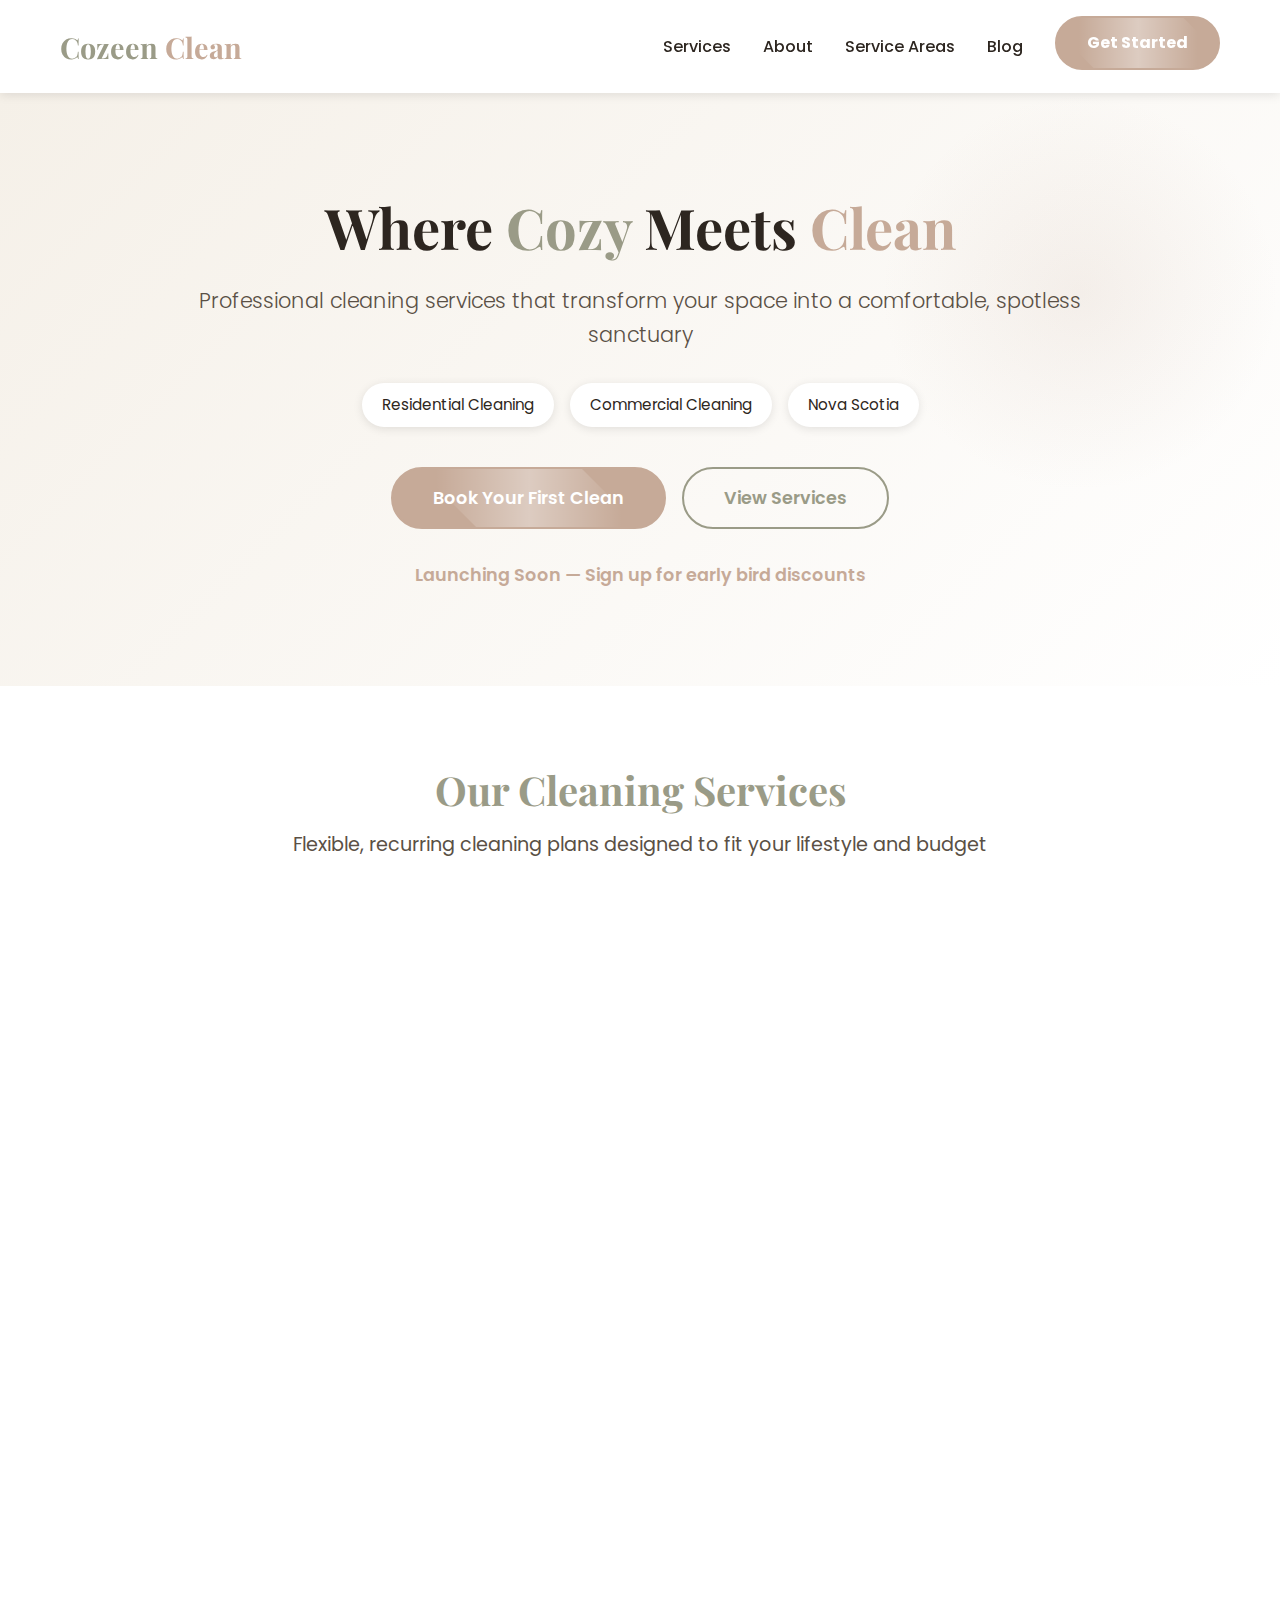
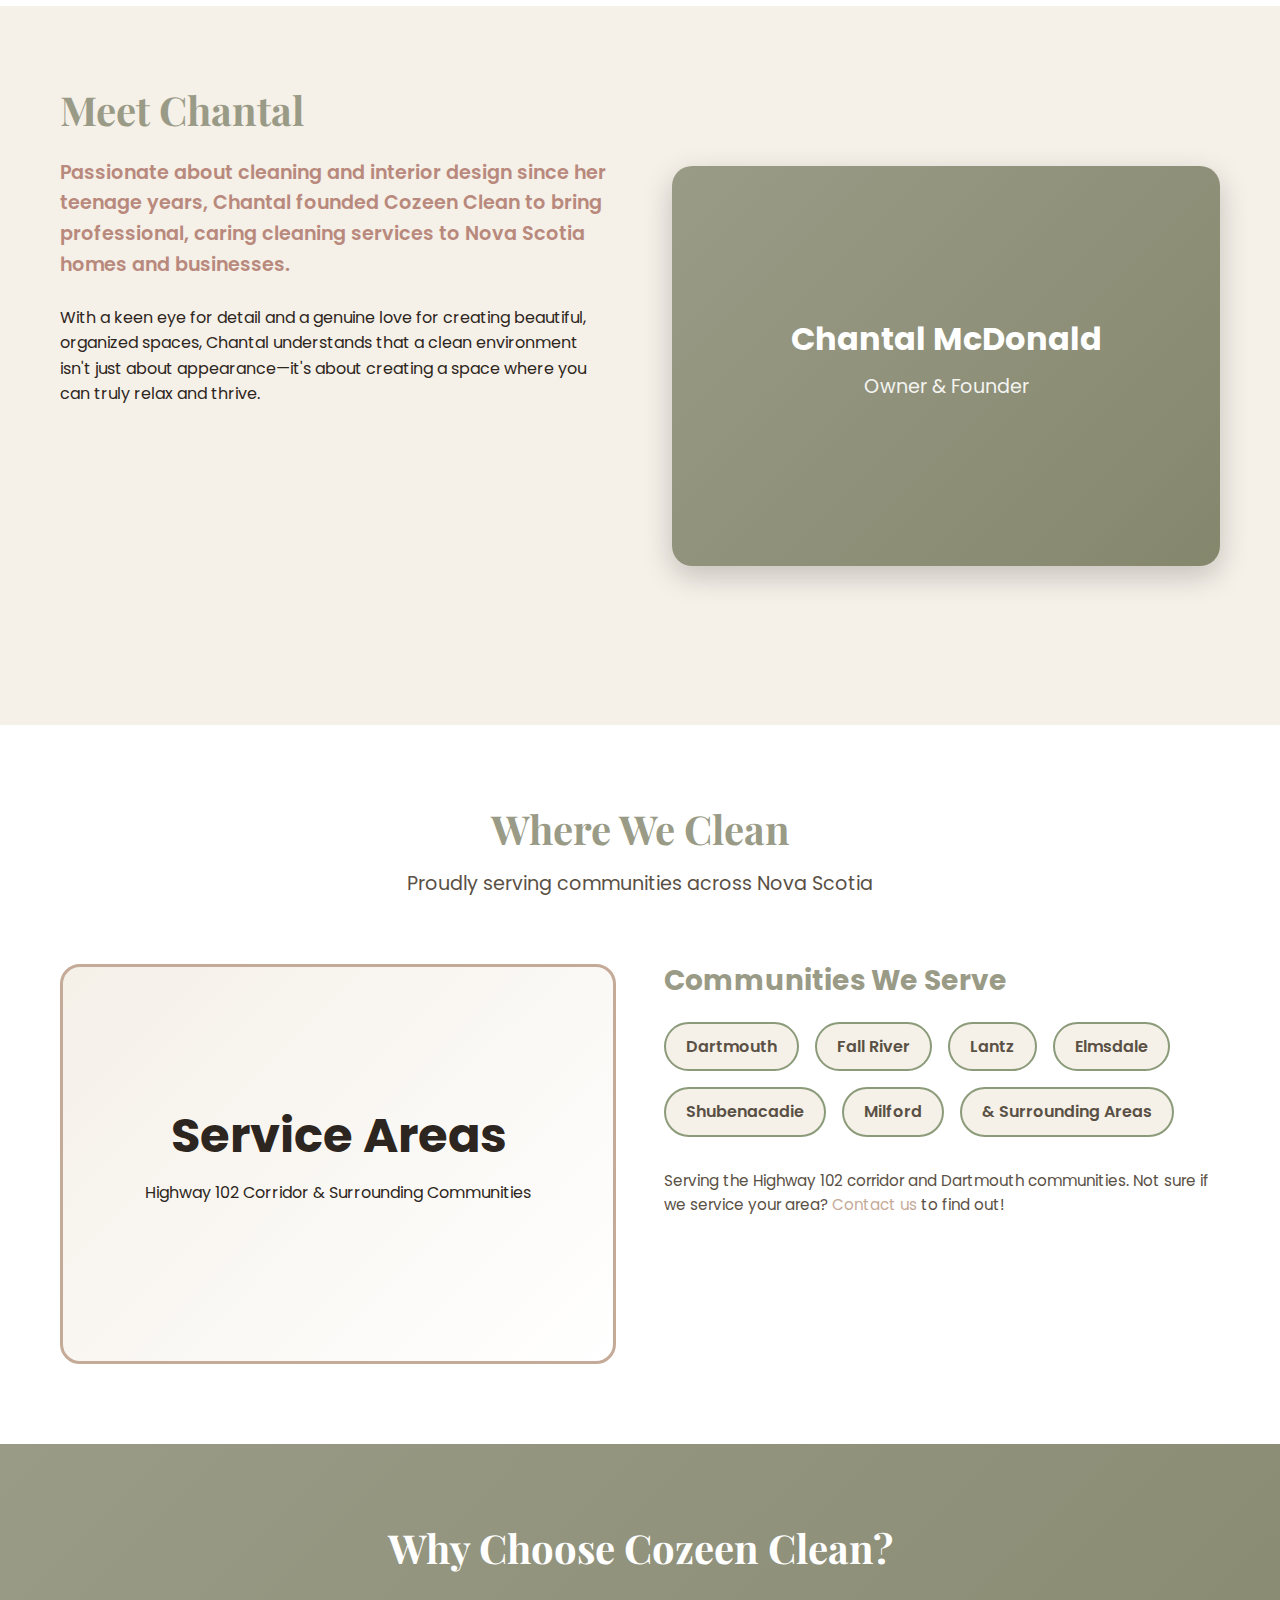
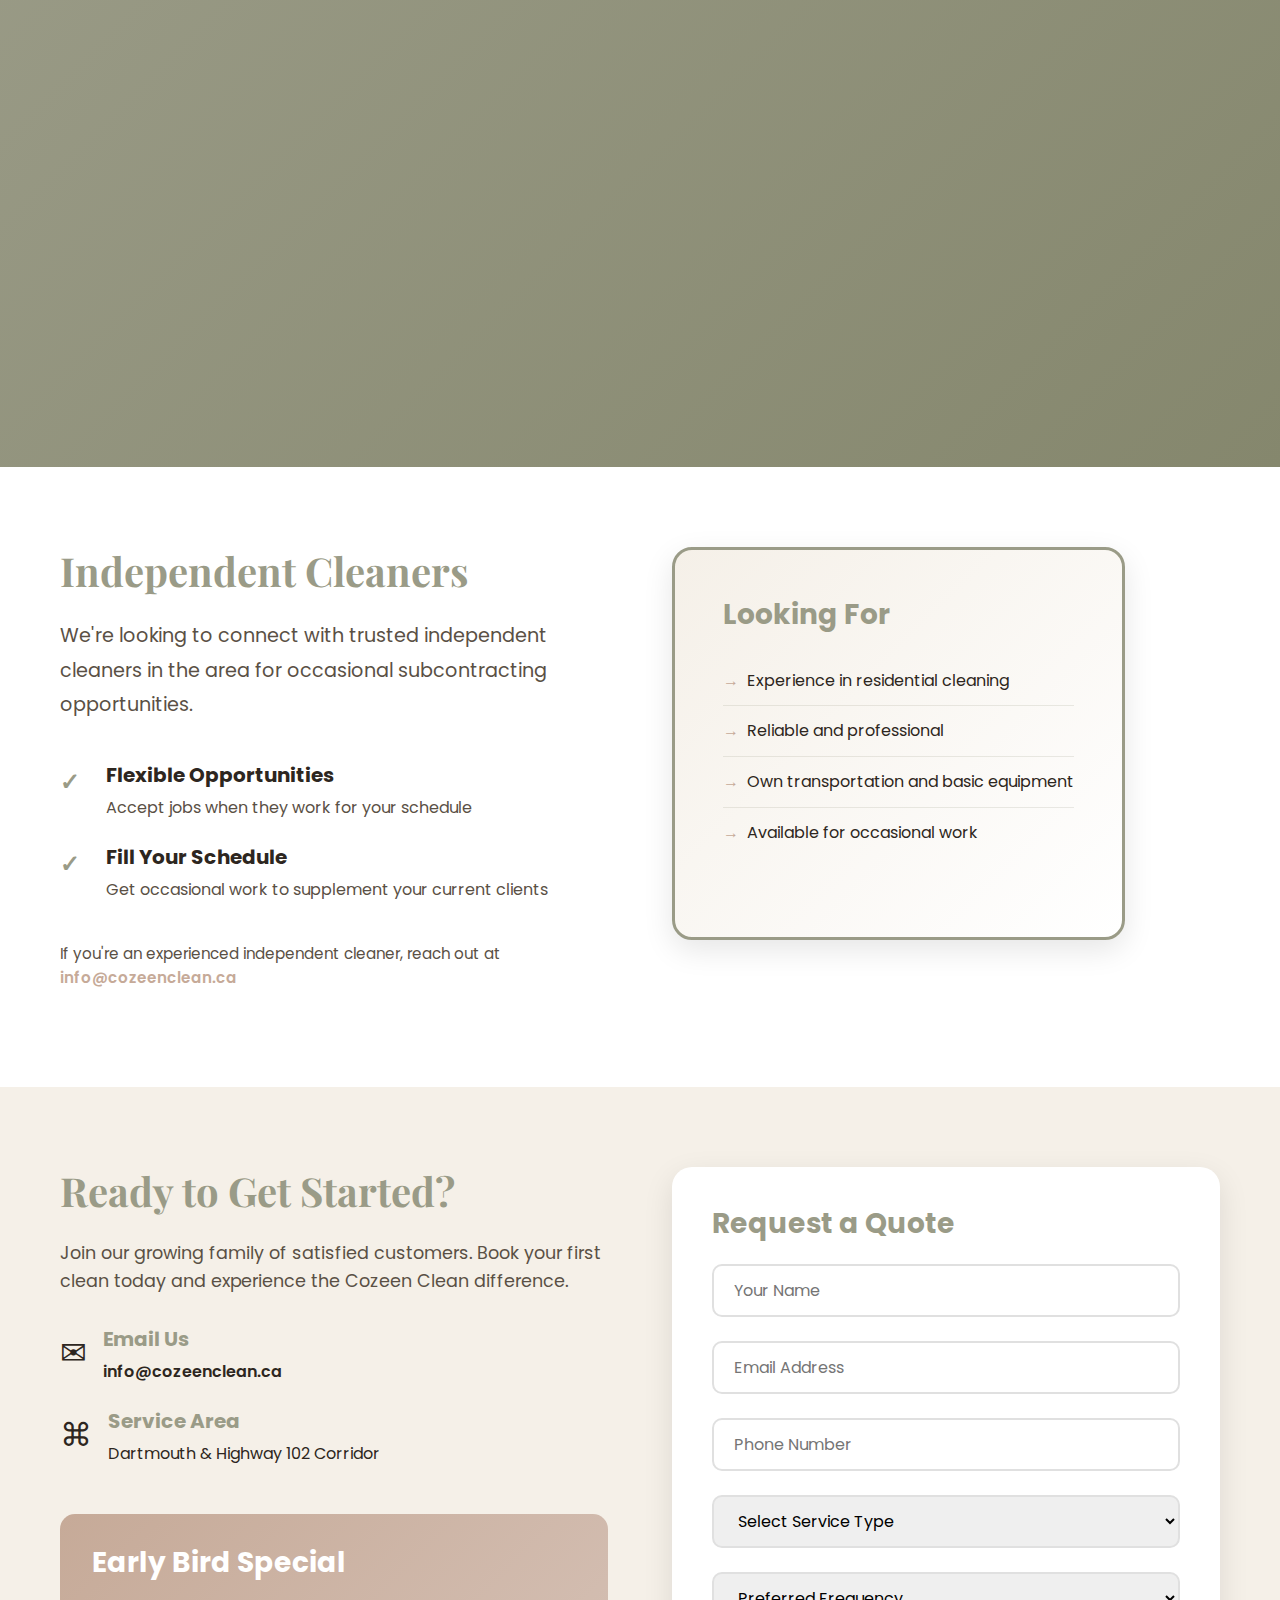
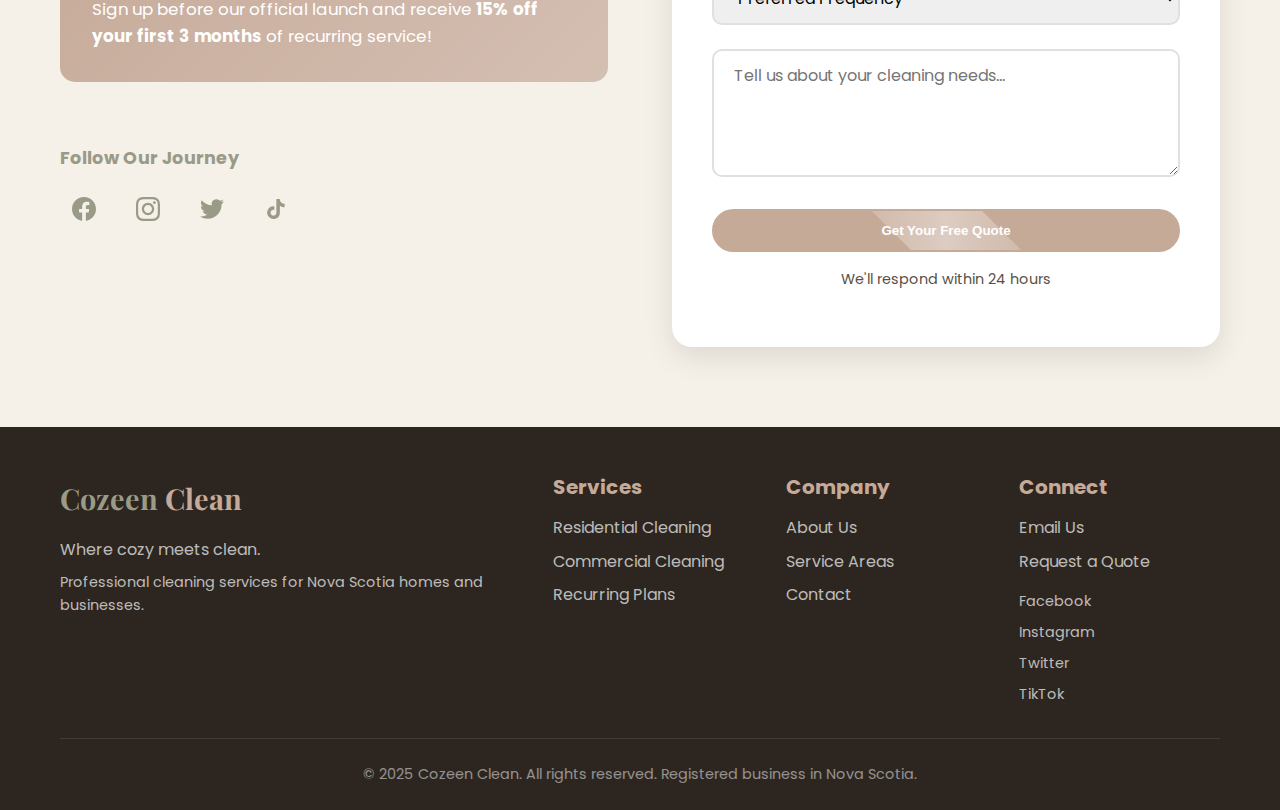
<file: index.html>
<!DOCTYPE html>
<html lang="en">
<head>
    <meta charset="UTF-8">
    <meta name="viewport" content="width=device-width, initial-scale=1.0">
    <meta name="description" content="Cozeen Clean offers professional residential and commercial cleaning services in Nova Scotia. Serving Dartmouth, Fall River, Elmsdale, Shubenacadie, and Highway 102 communities with recurring cleaning plans. Book your cleaning service today.">
    <meta name="keywords" content="cleaning services Nova Scotia, Dartmouth cleaning, Fall River cleaning, Elmsdale cleaning, residential cleaning, commercial cleaning, recurring cleaning service, professional cleaners, house cleaning, office cleaning">
    <meta name="author" content="Chantal McDonald - Cozeen Clean">
    <meta name="robots" content="index, follow">
    
    <!-- Open Graph / Social Media -->
    <meta property="og:type" content="website">
    <meta property="og:title" content="Cozeen Clean - Professional Cleaning Services in Nova Scotia">
    <meta property="og:description" content="Where cozy meets clean. Professional residential and commercial cleaning services across Nova Scotia's Highway 102 corridor.">
    <meta property="og:url" content="https://hfxnick.github.io/cozeen/">
    
    <!-- Schema.org structured data -->
    <script type="application/ld+json">
    {
      "@context": "https://schema.org",
      "@type": "LocalBusiness",
      "name": "Cozeen Clean",
      "description": "Professional residential and commercial cleaning services in Nova Scotia",
      "founder": {
        "@type": "Person",
        "name": "Chantal McDonald"
      },
      "areaServed": [
        "Dartmouth",
        "Fall River",
        "Lantz",
        "Elmsdale",
        "Shubenacadie",
        "Milford",
        "Nova Scotia"
      ],
      "serviceType": ["Residential Cleaning", "Commercial Cleaning", "Recurring Cleaning Service"],
      "priceRange": "$$",
      "url": "https://hfxnick.github.io/cozeen/"
    }
    </script>
    
    <title>Cozeen Clean - Professional Cleaning Services in Nova Scotia | Dartmouth, Fall River & Highway 102</title>
    <link rel="stylesheet" href="styles.css">
    <link rel="preconnect" href="https://fonts.googleapis.com">
    <link rel="preconnect" href="https://fonts.gstatic.com" crossorigin>
    <link href="https://fonts.googleapis.com/css2?family=Poppins:wght@300;400;600;700&family=Playfair+Display:wght@700&display=swap" rel="stylesheet">
</head>
<body>
    <!-- Navigation -->
    <nav class="navbar">
        <div class="container">
            <div class="nav-wrapper">
                <div class="logo">
                    <span class="logo-text">Cozeen</span>
                    <span class="logo-accent">Clean</span>
                </div>
                <ul class="nav-links">
                    <li><a href="#services">Services</a></li>
                    <li><a href="#about">About</a></li>
                    <li><a href="#areas">Service Areas</a></li>
                    <li><a href="blog/index.html">Blog</a></li>
                    <li><a href="#contact" class="btn-primary">Get Started</a></li>
                </ul>
                <button class="mobile-menu-toggle" aria-label="Toggle menu">
                    <span></span>
                    <span></span>
                    <span></span>
                </button>
            </div>
        </div>
    </nav>

    <!-- Hero Section -->
    <section class="hero">
        <div class="container">
            <div class="hero-content">
                <h1 class="hero-title">Where <span class="cozy">Cozy</span> Meets <span class="clean">Clean</span></h1>
                <p class="hero-subtitle">Professional cleaning services that transform your space into a comfortable, spotless sanctuary</p>
                <div class="hero-badges">
                    <span class="badge">Residential Cleaning</span>
                    <span class="badge">Commercial Cleaning</span>
                    <span class="badge">Nova Scotia</span>
                </div>
                <div class="hero-cta">
                    <a href="#contact" class="btn-large btn-primary">Book Your First Clean</a>
                    <a href="#services" class="btn-large btn-secondary">View Services</a>
                </div>
                <p class="launch-notice">Launching Soon — Sign up for early bird discounts</p>
            </div>
        </div>
        <div class="hero-decoration"></div>
    </section>

    <!-- Services Section -->
    <section id="services" class="services">
        <div class="container">
            <div class="section-header">
                <h2>Our Cleaning Services</h2>
                <p>Flexible, recurring cleaning plans designed to fit your lifestyle and budget</p>
            </div>
            <div class="services-grid">
                <div class="service-card">
                    <div class="service-icon">⌂</div>
                    <h3>Residential Cleaning</h3>
                    <p>Keep your home fresh and inviting with our recurring residential cleaning services. From weekly to monthly plans, we've got you covered.</p>
                    <ul class="service-features">
                        <li>✓ Deep cleaning</li>
                        <li>✓ Regular maintenance</li>
                        <li>✓ Kitchen & bathroom focus</li>
                        <li>✓ Flexible scheduling</li>
                    </ul>
                </div>
                <div class="service-card featured">
                    <div class="featured-badge">Most Popular</div>
                    <div class="service-icon">↻</div>
                    <h3>Recurring Plans</h3>
                    <p>Save time and money with our convenient subscription plans. Enjoy priority booking and special rates for recurring customers.</p>
                    <ul class="service-features">
                        <li>✓ Weekly, bi-weekly, or monthly</li>
                        <li>✓ Priority scheduling</li>
                        <li>✓ Discounted rates</li>
                        <li>✓ Consistent quality</li>
                    </ul>
                    <div class="price-badge">Starting at competitive rates</div>
                </div>
                <div class="service-card">
                    <div class="service-icon">▣</div>
                    <h3>Commercial Cleaning</h3>
                    <p>Professional cleaning services for offices, retail spaces, and businesses. Maintain a pristine environment for your employees and customers.</p>
                    <ul class="service-features">
                        <li>✓ Office cleaning</li>
                        <li>✓ Retail spaces</li>
                        <li>✓ After-hours service</li>
                        <li>✓ Custom schedules</li>
                    </ul>
                </div>
            </div>
        </div>
    </section>

    <!-- About Section -->
    <section id="about" class="about">
        <div class="container">
            <div class="about-content">
                <div class="about-text">
                    <h2>Meet Chantal</h2>
                    <p class="about-intro">Passionate about cleaning and interior design since her teenage years, Chantal founded Cozeen Clean to bring professional, caring cleaning services to Nova Scotia homes and businesses.</p>
                    <p>With a keen eye for detail and a genuine love for creating beautiful, organized spaces, Chantal understands that a clean environment isn't just about appearance—it's about creating a space where you can truly relax and thrive.</p>
                    <div class="about-values">
                        <div class="value-item">
                            <span class="value-icon">✓</span>
                            <h4>Trusted & Reliable</h4>
                            <p>Locally owned and operated with care</p>
                        </div>
                        <div class="value-item">
                            <span class="value-icon">✦</span>
                            <h4>Detail-Oriented</h4>
                            <p>Every corner matters to us</p>
                        </div>
                        <div class="value-item">
                            <span class="value-icon">◆</span>
                            <h4>Eco-Friendly</h4>
                            <p>Safe products for your family</p>
                        </div>
                    </div>
                </div>
                <div class="about-image">
                    <div class="image-placeholder">
                        <span>Chantal McDonald</span>
                        <p>Owner & Founder</p>
                    </div>
                </div>
            </div>
        </div>
    </section>

    <!-- Service Areas Section -->
    <section id="areas" class="service-areas">
        <div class="container">
            <div class="section-header">
                <h2>Where We Clean</h2>
                <p>Proudly serving communities across Nova Scotia</p>
            </div>
            <div class="areas-content">
                <div class="areas-map">
                    <div class="map-placeholder">
                        <h3>Service Areas</h3>
                        <p>Highway 102 Corridor & Surrounding Communities</p>
                    </div>
                </div>
                <div class="areas-list">
                    <h3>Communities We Serve</h3>
                    <div class="area-tags">
                        <span class="area-tag">Dartmouth</span>
                        <span class="area-tag">Fall River</span>
                        <span class="area-tag">Lantz</span>
                        <span class="area-tag">Elmsdale</span>
                        <span class="area-tag">Shubenacadie</span>
                        <span class="area-tag">Milford</span>
                        <span class="area-tag">& Surrounding Areas</span>
                    </div>
                    <p class="areas-note">Serving the Highway 102 corridor and Dartmouth communities. Not sure if we service your area? <a href="#contact">Contact us</a> to find out!</p>
                </div>
            </div>
        </div>
    </section>

    <!-- Why Choose Section -->
    <section class="why-choose">
        <div class="container">
            <h2>Why Choose Cozeen Clean?</h2>
            <div class="benefits-grid">
                <div class="benefit-card">
                    <span class="benefit-number">01</span>
                    <h3>Recurring Service Focus</h3>
                    <p>We specialize in building long-term relationships with consistent, reliable cleaning schedules</p>
                </div>
                <div class="benefit-card">
                    <span class="benefit-number">02</span>
                    <h3>Local Expertise</h3>
                    <p>We know Nova Scotia homes and businesses, and we're part of your community</p>
                </div>
                <div class="benefit-card">
                    <span class="benefit-number">03</span>
                    <h3>Flexible Plans</h3>
                    <p>Choose the schedule that works for you—weekly, bi-weekly, or monthly options</p>
                </div>
                <div class="benefit-card">
                    <span class="benefit-number">04</span>
                    <h3>Professional Care</h3>
                    <p>Years of passion for cleaning and design translate into exceptional service</p>
                </div>
            </div>
        </div>
    </section>

    <!-- Join Our Team Section -->
    <section class="join-team">
        <div class="container">
            <div class="join-team-content">
                <div class="join-team-text">
                    <h2>Independent Cleaners</h2>
                    <p class="join-team-intro">We're looking to connect with trusted independent cleaners in the area for occasional subcontracting opportunities.</p>
                    
                    <div class="join-benefits">
                        <div class="join-benefit-item">
                            <span class="join-icon">✓</span>
                            <div>
                                <h4>Flexible Opportunities</h4>
                                <p>Accept jobs when they work for your schedule</p>
                            </div>
                        </div>
                        <div class="join-benefit-item">
                            <span class="join-icon">✓</span>
                            <div>
                                <h4>Fill Your Schedule</h4>
                                <p>Get occasional work to supplement your current clients</p>
                            </div>
                        </div>
                    </div>
                    
                    <div class="join-cta">
                        <p class="join-note">If you're an experienced independent cleaner, reach out at <a href="mailto:info@cozeenclean.ca">info@cozeenclean.ca</a></p>
                    </div>
                </div>
                <div class="join-team-visual">
                    <div class="join-visual-card">
                        <h3>Looking For</h3>
                        <ul>
                            <li>Experience in residential cleaning</li>
                            <li>Reliable and professional</li>
                            <li>Own transportation and basic equipment</li>
                            <li>Available for occasional work</li>
                        </ul>
                    </div>
                </div>
            </div>
        </div>
    </section>

    <!-- Contact Section -->
    <section id="contact" class="contact">
        <div class="container">
            <div class="contact-wrapper">
                <div class="contact-info">
                    <h2>Ready to Get Started?</h2>
                    <p class="contact-intro">Join our growing family of satisfied customers. Book your first clean today and experience the Cozeen Clean difference.</p>
                    <div class="contact-details">
                        <div class="contact-item">
                            <span class="contact-icon">✉</span>
                            <div>
                                <h4>Email Us</h4>
                                <a href="mailto:info@cozeenclean.ca">info@cozeenclean.ca</a>
                            </div>
                        </div>
                        <div class="contact-item">
                            <span class="contact-icon">⌘</span>
                            <div>
                                <h4>Service Area</h4>
                                <p>Dartmouth & Highway 102 Corridor</p>
                            </div>
                        </div>
                    </div>
                    <div class="early-bird-banner">
                        <h3>Early Bird Special</h3>
                        <p>Sign up before our official launch and receive <strong>15% off your first 3 months</strong> of recurring service!</p>
                    </div>
                    <div class="social-media-section">
                        <h4>Follow Our Journey</h4>
                        <div class="social-links">
                            <a href="https://facebook.com/cozeen" target="_blank" rel="noopener noreferrer" aria-label="Facebook" class="social-link">
                                <svg viewBox="0 0 24 24" fill="currentColor" width="24" height="24">
                                    <path d="M24 12.073c0-6.627-5.373-12-12-12s-12 5.373-12 12c0 5.99 4.388 10.954 10.125 11.854v-8.385H7.078v-3.47h3.047V9.43c0-3.007 1.792-4.669 4.533-4.669 1.312 0 2.686.235 2.686.235v2.953H15.83c-1.491 0-1.956.925-1.956 1.874v2.25h3.328l-.532 3.47h-2.796v8.385C19.612 23.027 24 18.062 24 12.073z"/>
                                </svg>
                            </a>
                            <a href="https://instagram.com/cozeenclean" target="_blank" rel="noopener noreferrer" aria-label="Instagram" class="social-link">
                                <svg viewBox="0 0 24 24" fill="currentColor" width="24" height="24">
                                    <path d="M12 2.163c3.204 0 3.584.012 4.85.07 3.252.148 4.771 1.691 4.919 4.919.058 1.265.069 1.645.069 4.849 0 3.205-.012 3.584-.069 4.849-.149 3.225-1.664 4.771-4.919 4.919-1.266.058-1.644.07-4.85.07-3.204 0-3.584-.012-4.849-.07-3.26-.149-4.771-1.699-4.919-4.92-.058-1.265-.07-1.644-.07-4.849 0-3.204.013-3.583.07-4.849.149-3.227 1.664-4.771 4.919-4.919 1.266-.057 1.645-.069 4.849-.069zm0-2.163c-3.259 0-3.667.014-4.947.072-4.358.2-6.78 2.618-6.98 6.98-.059 1.281-.073 1.689-.073 4.948 0 3.259.014 3.668.072 4.948.2 4.358 2.618 6.78 6.98 6.98 1.281.058 1.689.072 4.948.072 3.259 0 3.668-.014 4.948-.072 4.354-.2 6.782-2.618 6.979-6.98.059-1.28.073-1.689.073-4.948 0-3.259-.014-3.667-.072-4.947-.196-4.354-2.617-6.78-6.979-6.98-1.281-.059-1.69-.073-4.949-.073zm0 5.838c-3.403 0-6.162 2.759-6.162 6.162s2.759 6.163 6.162 6.163 6.162-2.759 6.162-6.163c0-3.403-2.759-6.162-6.162-6.162zm0 10.162c-2.209 0-4-1.79-4-4 0-2.209 1.791-4 4-4s4 1.791 4 4c0 2.21-1.791 4-4 4zm6.406-11.845c-.796 0-1.441.645-1.441 1.44s.645 1.44 1.441 1.44c.795 0 1.439-.645 1.439-1.44s-.644-1.44-1.439-1.44z"/>
                                </svg>
                            </a>
                            <a href="https://twitter.com/cozeenclean" target="_blank" rel="noopener noreferrer" aria-label="Twitter" class="social-link">
                                <svg viewBox="0 0 24 24" fill="currentColor" width="24" height="24">
                                    <path d="M23.953 4.57a10 10 0 01-2.825.775 4.958 4.958 0 002.163-2.723c-.951.555-2.005.959-3.127 1.184a4.92 4.92 0 00-8.384 4.482C7.69 8.095 4.067 6.13 1.64 3.162a4.822 4.822 0 00-.666 2.475c0 1.71.87 3.213 2.188 4.096a4.904 4.904 0 01-2.228-.616v.06a4.923 4.923 0 003.946 4.827 4.996 4.996 0 01-2.212.085 4.936 4.936 0 004.604 3.417 9.867 9.867 0 01-6.102 2.105c-.39 0-.779-.023-1.17-.067a13.995 13.995 0 007.557 2.209c9.053 0 13.998-7.496 13.998-13.985 0-.21 0-.42-.015-.63A9.935 9.935 0 0024 4.59z"/>
                                </svg>
                            </a>
                            <a href="https://tiktok.com/@cozeenclean" target="_blank" rel="noopener noreferrer" aria-label="TikTok" class="social-link">
                                <svg viewBox="0 0 24 24" fill="currentColor" width="24" height="24">
                                    <path d="M19.59 6.69a4.83 4.83 0 01-3.77-4.25V2h-3.45v13.67a2.89 2.89 0 01-5.2 1.74 2.89 2.89 0 012.31-4.64 2.93 2.93 0 01.88.13V9.4a6.84 6.84 0 00-1-.05A6.33 6.33 0 005 20.1a6.34 6.34 0 0010.86-4.43v-7a8.16 8.16 0 004.77 1.52v-3.4a4.85 4.85 0 01-1-.1z"/>
                                </svg>
                            </a>
                        </div>
                    </div>
                </div>
                <div class="contact-form-container">
                    <form class="contact-form" id="contactForm">
                        <h3>Request a Quote</h3>
                        <div class="form-group">
                            <input type="text" id="name" name="name" placeholder="Your Name" required>
                        </div>
                        <div class="form-group">
                            <input type="email" id="email" name="email" placeholder="Email Address" required>
                        </div>
                        <div class="form-group">
                            <input type="tel" id="phone" name="phone" placeholder="Phone Number">
                        </div>
                        <div class="form-group">
                            <select id="service" name="service" required>
                                <option value="">Select Service Type</option>
                                <option value="residential">Residential Cleaning</option>
                                <option value="commercial">Commercial Cleaning</option>
                                <option value="both">Both</option>
                            </select>
                        </div>
                        <div class="form-group">
                            <select id="frequency" name="frequency">
                                <option value="">Preferred Frequency</option>
                                <option value="weekly">Weekly</option>
                                <option value="biweekly">Bi-weekly</option>
                                <option value="monthly">Monthly</option>
                                <option value="onetime">One-time</option>
                            </select>
                        </div>
                        <div class="form-group">
                            <textarea id="message" name="message" rows="4" placeholder="Tell us about your cleaning needs..."></textarea>
                        </div>
                        <button type="submit" class="btn-primary btn-full">Get Your Free Quote</button>
                        <p class="form-note">We'll respond within 24 hours</p>
                    </form>
                </div>
            </div>
        </div>
    </section>

    <!-- Footer -->
    <footer class="footer">
        <div class="container">
            <div class="footer-content">
                <div class="footer-brand">
                    <div class="logo">
                        <span class="logo-text">Cozeen</span>
                        <span class="logo-accent">Clean</span>
                    </div>
                    <p>Where cozy meets clean.</p>
                    <p class="footer-tagline">Professional cleaning services for Nova Scotia homes and businesses.</p>
                </div>
                <div class="footer-links">
                    <div class="footer-column">
                        <h4>Services</h4>
                        <ul>
                            <li><a href="#services">Residential Cleaning</a></li>
                            <li><a href="#services">Commercial Cleaning</a></li>
                            <li><a href="#services">Recurring Plans</a></li>
                        </ul>
                    </div>
                    <div class="footer-column">
                        <h4>Company</h4>
                        <ul>
                            <li><a href="#about">About Us</a></li>
                            <li><a href="#areas">Service Areas</a></li>
                            <li><a href="#contact">Contact</a></li>
                        </ul>
                    </div>
                    <div class="footer-column">
                        <h4>Connect</h4>
                        <ul>
                            <li><a href="mailto:info@cozeenclean.ca">Email Us</a></li>
                            <li><a href="#contact">Request a Quote</a></li>
                        </ul>
                        <div class="footer-social">
                            <a href="https://facebook.com/cozeen" target="_blank" rel="noopener noreferrer" aria-label="Facebook">Facebook</a>
                            <a href="https://instagram.com/cozeenclean" target="_blank" rel="noopener noreferrer" aria-label="Instagram">Instagram</a>
                            <a href="https://twitter.com/cozeenclean" target="_blank" rel="noopener noreferrer" aria-label="Twitter">Twitter</a>
                            <a href="https://tiktok.com/@cozeenclean" target="_blank" rel="noopener noreferrer" aria-label="TikTok">TikTok</a>
                        </div>
                    </div>
                </div>
            </div>
            <div class="footer-bottom">
                <p>&copy; 2025 Cozeen Clean. All rights reserved. Registered business in Nova Scotia.</p>
            </div>
        </div>
    </footer>

    <script src="script.js"></script>
</body>
</html>
</file>
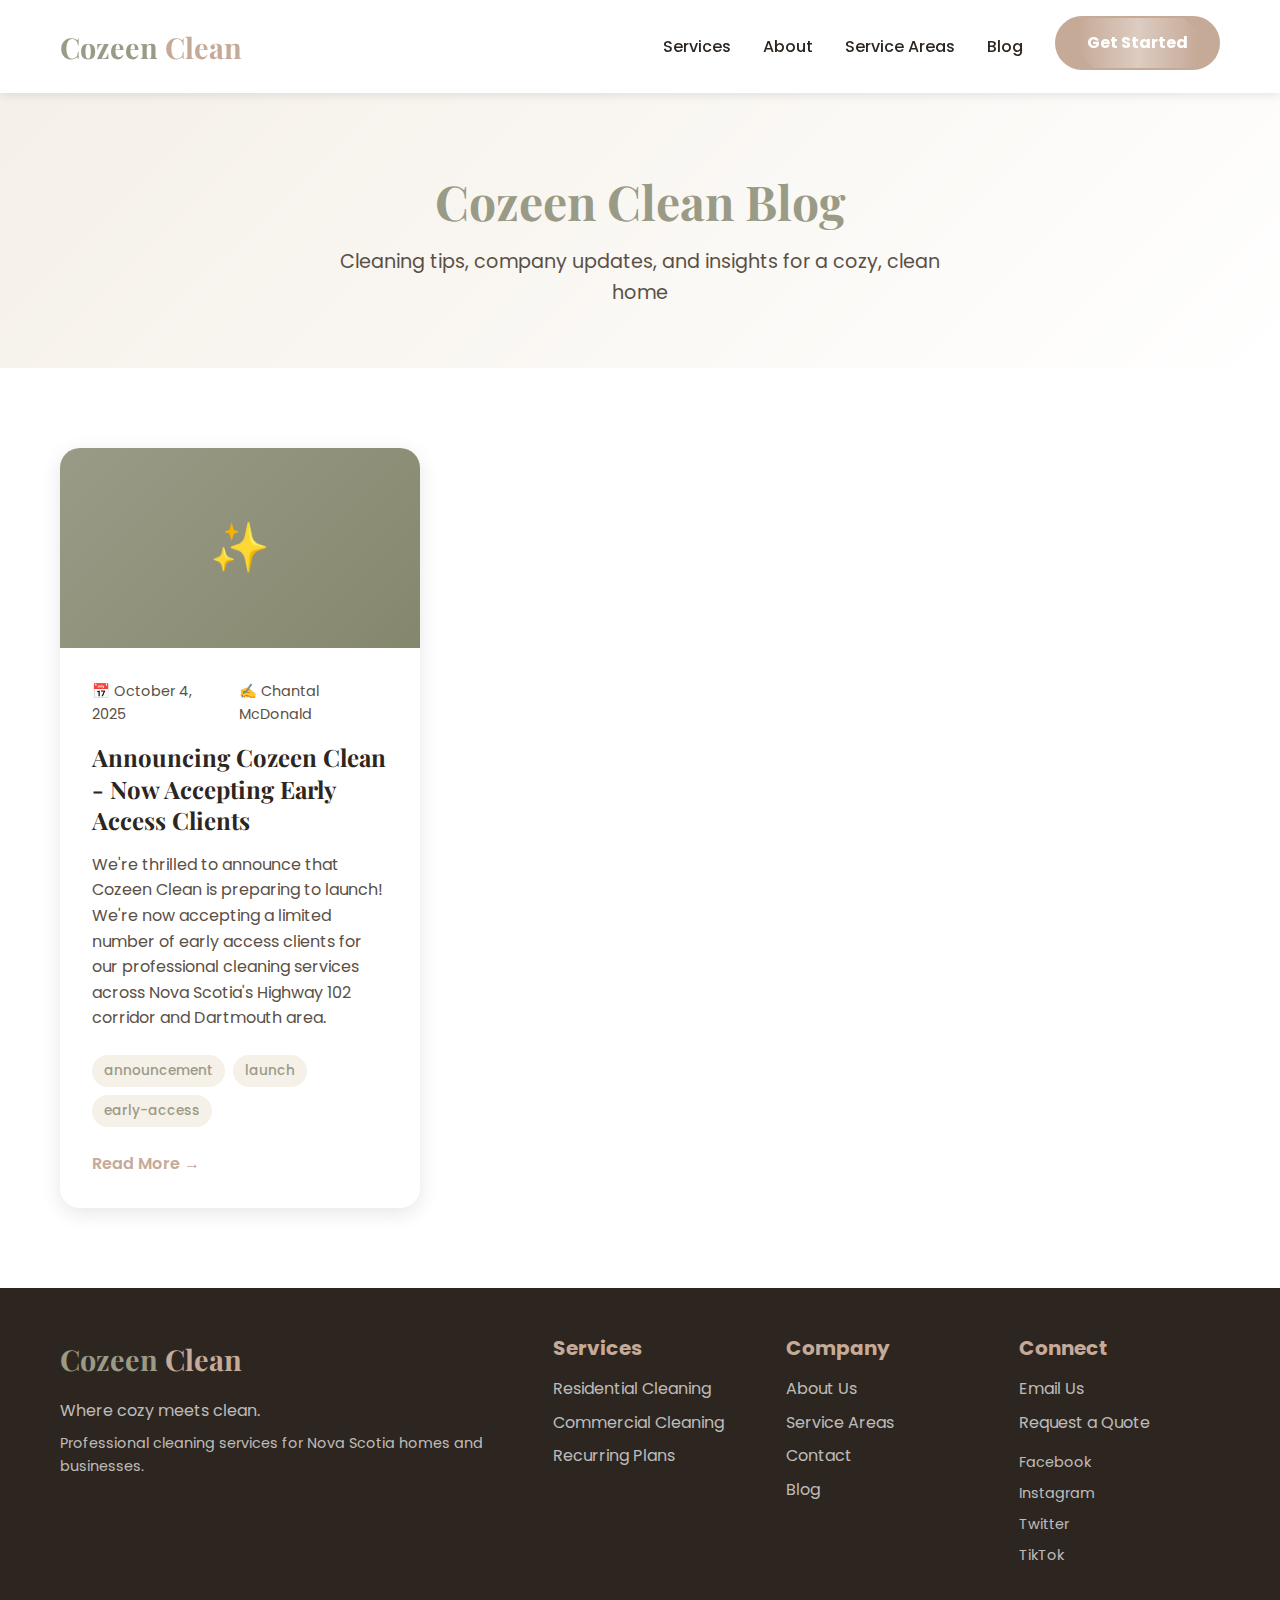
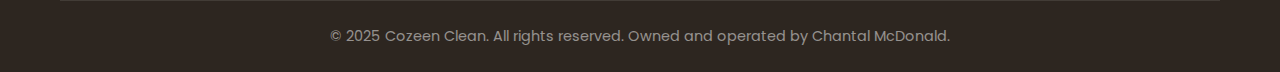
<file: blog/index.html>
<!DOCTYPE html>
<html lang="en">
<head>
    <meta charset="UTF-8">
    <meta name="viewport" content="width=device-width, initial-scale=1.0">
    <meta name="description" content="Cozeen Clean Blog - Tips, updates, and insights about professional cleaning services in Nova Scotia. Stay updated with cleaning tips, company news, and special offers.">
    <meta name="keywords" content="cleaning tips, Nova Scotia cleaning, home cleaning advice, professional cleaning blog, Cozeen Clean news">
    <title>Blog - Cozeen Clean | Cleaning Tips & Company Updates</title>
    <link rel="stylesheet" href="../styles.css">
    <link rel="stylesheet" href="blog.css">
    <link rel="preconnect" href="https://fonts.googleapis.com">
    <link rel="preconnect" href="https://fonts.gstatic.com" crossorigin>
    <link href="https://fonts.googleapis.com/css2?family=Poppins:wght@300;400;600;700&family=Playfair+Display:wght@700&display=swap" rel="stylesheet">
</head>
<body>
    <!-- Navigation -->
    <nav class="navbar">
        <div class="container">
            <div class="nav-wrapper">
                <a href="../index.html" class="logo">
                    <span class="logo-text">Cozeen</span>
                    <span class="logo-accent">Clean</span>
                </a>
                <ul class="nav-links">
                    <li><a href="../index.html#services">Services</a></li>
                    <li><a href="../index.html#about">About</a></li>
                    <li><a href="../index.html#areas">Service Areas</a></li>
                    <li><a href="index.html" class="active">Blog</a></li>
                    <li><a href="../index.html#contact" class="btn-primary">Get Started</a></li>
                </ul>
            </div>
        </div>
    </nav>

    <!-- Blog Header -->
    <section class="blog-header">
        <div class="container">
            <h1>Cozeen Clean Blog</h1>
            <p class="blog-subtitle">Cleaning tips, company updates, and insights for a cozy, clean home</p>
        </div>
    </section>

    <!-- Blog Posts -->
    <section class="blog-posts">
        <div class="container">
            <div class="blog-grid" id="blogGrid">
                <!-- Posts will be loaded here by JavaScript -->
            </div>
        </div>
    </section>

    <!-- Footer -->
    <footer class="footer">
        <div class="container">
            <div class="footer-content">
                <div class="footer-brand">
                    <div class="logo">
                        <span class="logo-text">Cozeen</span>
                        <span class="logo-accent">Clean</span>
                    </div>
                    <p>Where cozy meets clean.</p>
                    <p class="footer-tagline">Professional cleaning services for Nova Scotia homes and businesses.</p>
                </div>
                <div class="footer-links">
                    <div class="footer-column">
                        <h4>Services</h4>
                        <ul>
                            <li><a href="../index.html#services">Residential Cleaning</a></li>
                            <li><a href="../index.html#services">Commercial Cleaning</a></li>
                            <li><a href="../index.html#services">Recurring Plans</a></li>
                        </ul>
                    </div>
                    <div class="footer-column">
                        <h4>Company</h4>
                        <ul>
                            <li><a href="../index.html#about">About Us</a></li>
                            <li><a href="../index.html#areas">Service Areas</a></li>
                            <li><a href="../index.html#contact">Contact</a></li>
                            <li><a href="index.html">Blog</a></li>
                        </ul>
                    </div>
                    <div class="footer-column">
                        <h4>Connect</h4>
                        <ul>
                            <li><a href="mailto:info@cozeenclean.ca">Email Us</a></li>
                            <li><a href="../index.html#contact">Request a Quote</a></li>
                        </ul>
                        <div class="footer-social">
                            <a href="https://facebook.com/cozeen" target="_blank" rel="noopener noreferrer" aria-label="Facebook">Facebook</a>
                            <a href="https://instagram.com/cozeenclean" target="_blank" rel="noopener noreferrer" aria-label="Instagram">Instagram</a>
                            <a href="https://twitter.com/cozeenclean" target="_blank" rel="noopener noreferrer" aria-label="Twitter">Twitter</a>
                            <a href="https://tiktok.com/@cozeenclean" target="_blank" rel="noopener noreferrer" aria-label="TikTok">TikTok</a>
                        </div>
                    </div>
                </div>
            </div>
            <div class="footer-bottom">
                <p>&copy; 2025 Cozeen Clean. All rights reserved. Owned and operated by Chantal McDonald.</p>
            </div>
        </div>
    </footer>

    <script src="blog.js"></script>
</body>
</html>
</file>
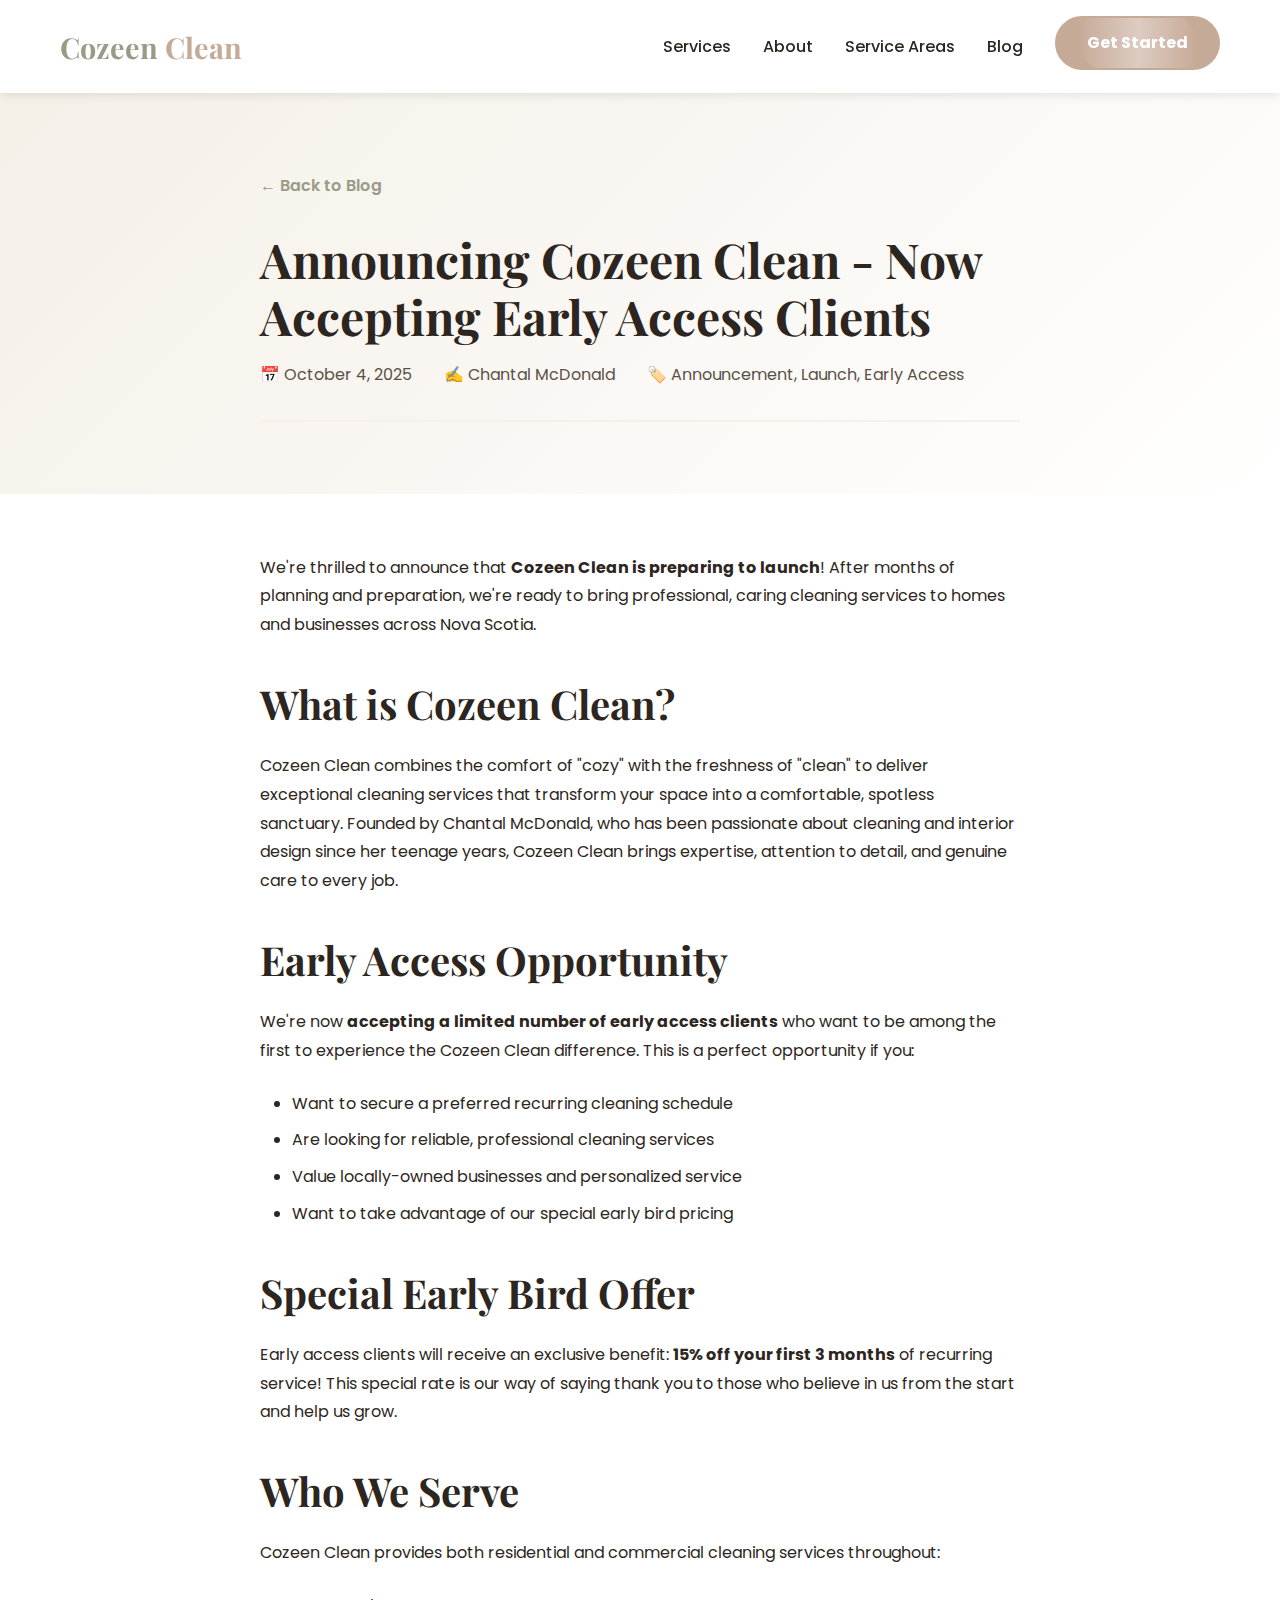
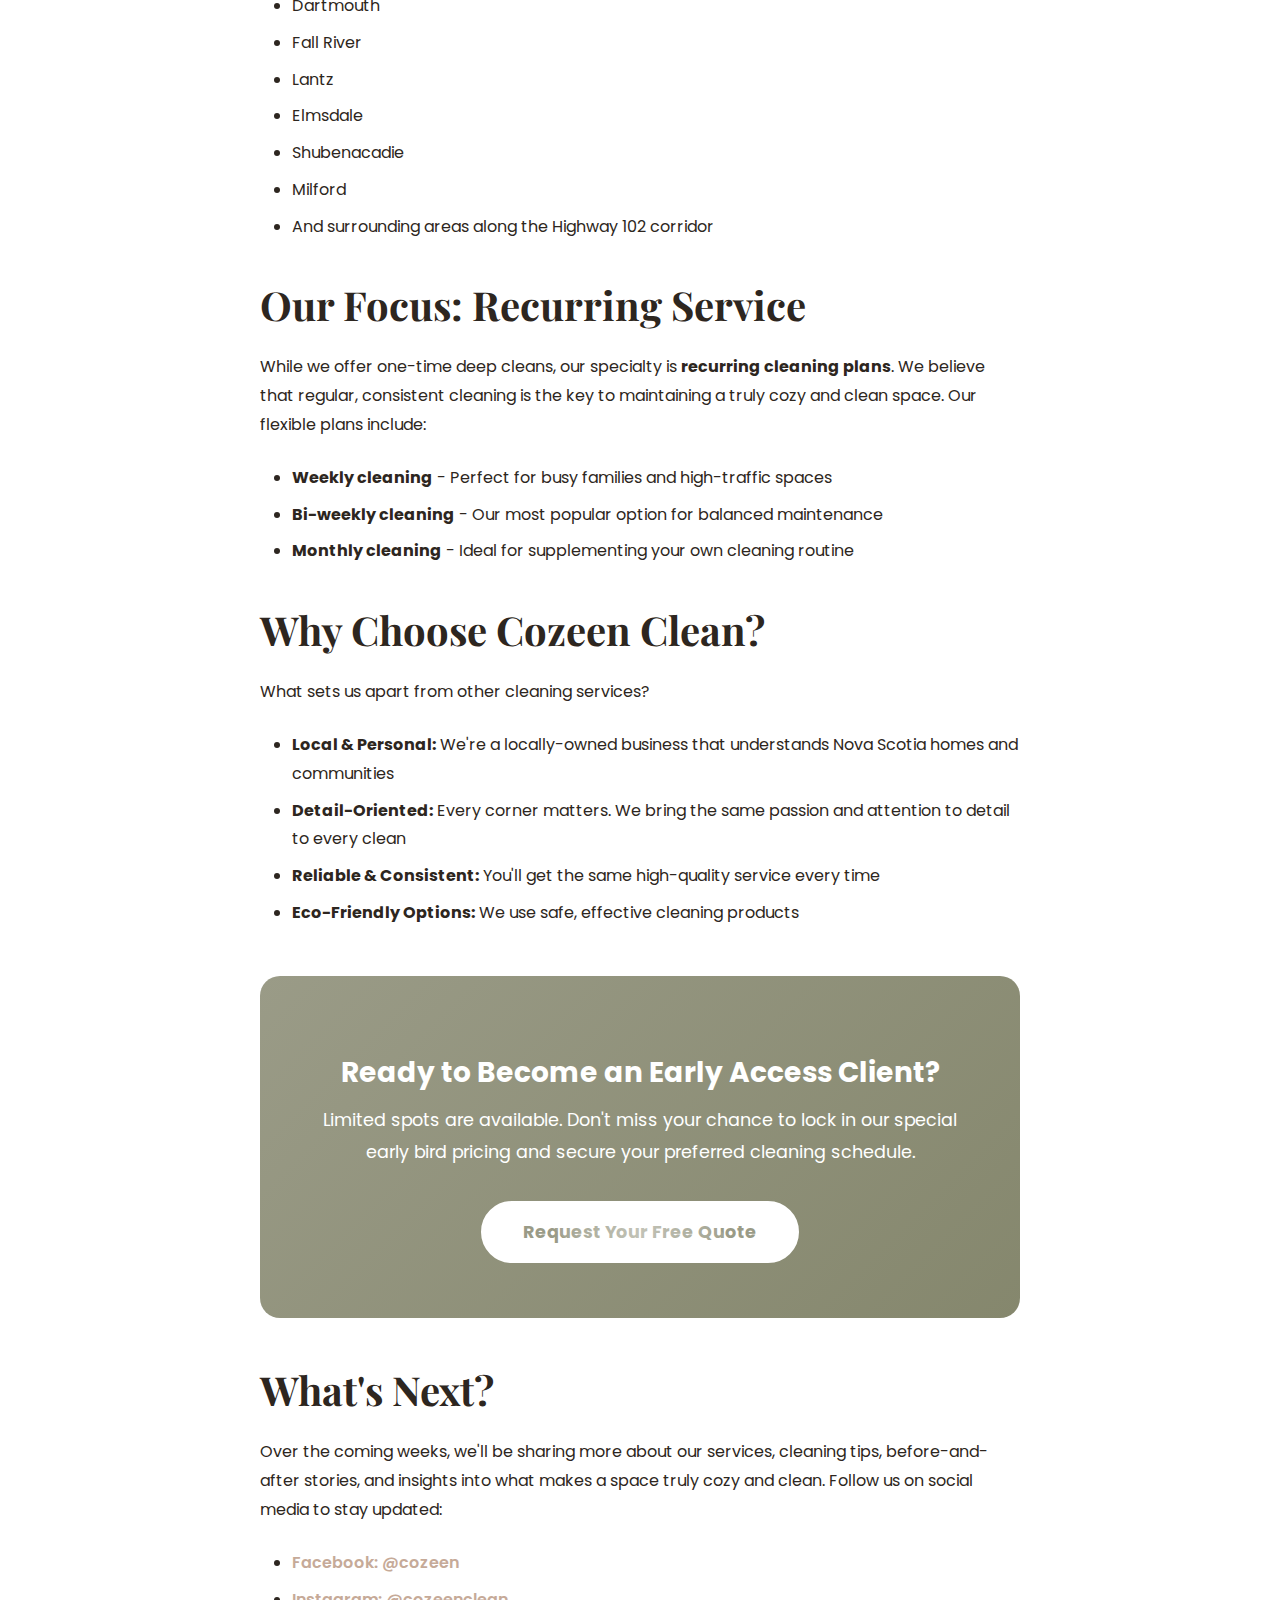
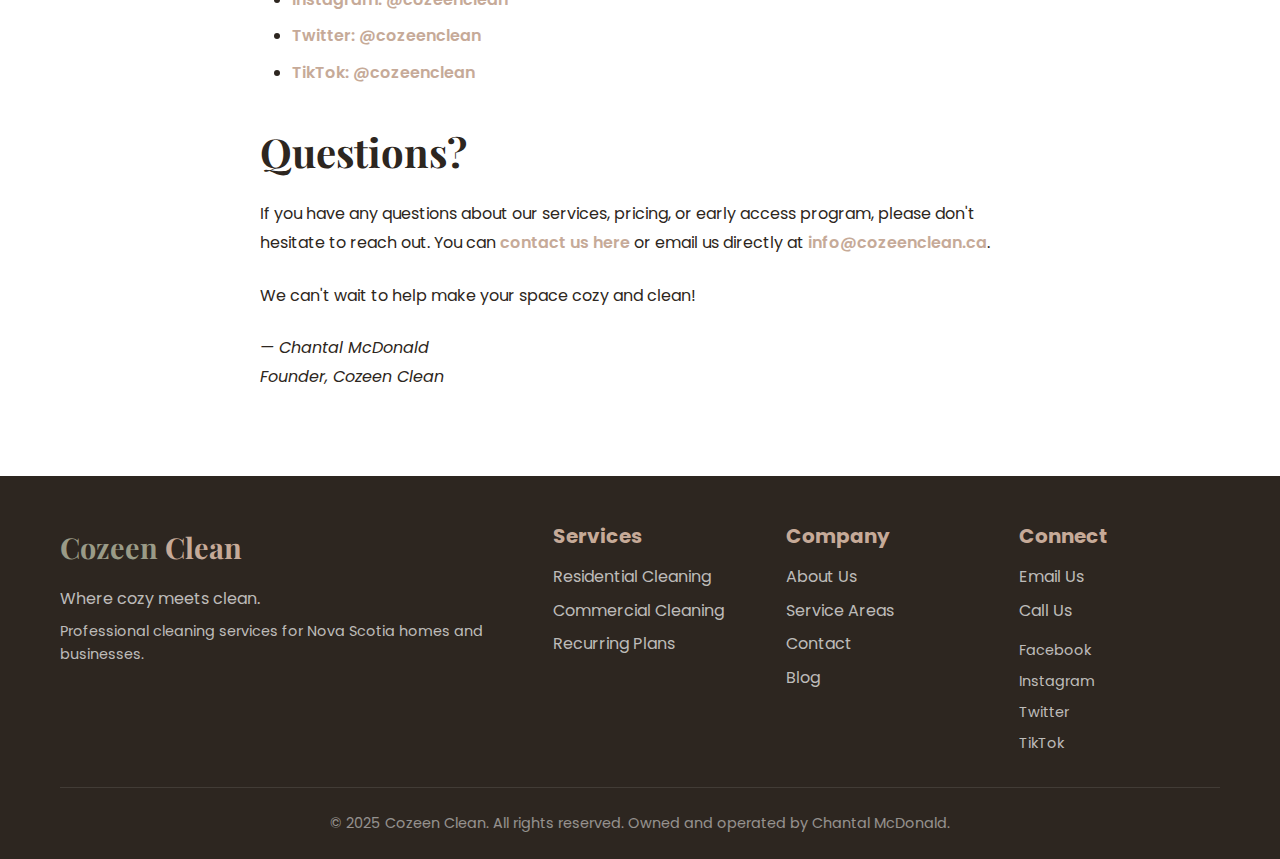
<file: blog/posts/announcing-cozeen-clean.html>
<!DOCTYPE html>
<html lang="en">
<head>
    <meta charset="UTF-8">
    <meta name="viewport" content="width=device-width, initial-scale=1.0">
    <meta name="description" content="Cozeen Clean is now accepting early access clients! Limited spots available for professional residential and commercial cleaning services in Nova Scotia.">
    <meta name="keywords" content="Cozeen Clean launch, early access cleaning services, Nova Scotia cleaning, new cleaning business">
    <meta name="author" content="Chantal McDonald">
    
    <!-- Open Graph -->
    <meta property="og:type" content="article">
    <meta property="og:title" content="Announcing Cozeen Clean - Now Accepting Early Access Clients">
    <meta property="og:description" content="We're thrilled to announce that Cozeen Clean is preparing to launch! Limited early access spots available.">
    <meta property="article:published_time" content="2025-10-04">
    <meta property="article:author" content="Chantal McDonald">
    
    <title>Announcing Cozeen Clean - Now Accepting Early Access Clients | Cozeen Clean Blog</title>
    <link rel="stylesheet" href="../../styles.css">
    <link rel="stylesheet" href="../blog.css">
    <link rel="preconnect" href="https://fonts.googleapis.com">
    <link rel="preconnect" href="https://fonts.gstatic.com" crossorigin>
    <link href="https://fonts.googleapis.com/css2?family=Poppins:wght@300;400;600;700&family=Playfair+Display:wght@700&display=swap" rel="stylesheet">
</head>
<body>
    <!-- Navigation -->
    <nav class="navbar">
        <div class="container">
            <div class="nav-wrapper">
                <a href="../../index.html" class="logo">
                    <span class="logo-text">Cozeen</span>
                    <span class="logo-accent">Clean</span>
                </a>
                <ul class="nav-links">
                    <li><a href="../../index.html#services">Services</a></li>
                    <li><a href="../../index.html#about">About</a></li>
                    <li><a href="../../index.html#areas">Service Areas</a></li>
                    <li><a href="../index.html">Blog</a></li>
                    <li><a href="../../index.html#contact" class="btn-primary">Get Started</a></li>
                </ul>
            </div>
        </div>
    </nav>

    <!-- Post Header -->
    <section class="post-header">
        <div class="post-container">
            <a href="../index.html" class="back-to-blog">Back to Blog</a>
            <h1>Announcing Cozeen Clean - Now Accepting Early Access Clients</h1>
            <div class="post-meta">
                <span>📅 October 4, 2025</span>
                <span>✍️ Chantal McDonald</span>
                <span>🏷️ Announcement, Launch, Early Access</span>
            </div>
        </div>
    </section>

    <!-- Post Content -->
    <section class="post-content">
        <div class="post-container">
            <p>We're thrilled to announce that <strong>Cozeen Clean is preparing to launch</strong>! After months of planning and preparation, we're ready to bring professional, caring cleaning services to homes and businesses across Nova Scotia.</p>

            <h2>What is Cozeen Clean?</h2>
            <p>Cozeen Clean combines the comfort of "cozy" with the freshness of "clean" to deliver exceptional cleaning services that transform your space into a comfortable, spotless sanctuary. Founded by Chantal McDonald, who has been passionate about cleaning and interior design since her teenage years, Cozeen Clean brings expertise, attention to detail, and genuine care to every job.</p>

            <h2>Early Access Opportunity</h2>
            <p>We're now <strong>accepting a limited number of early access clients</strong> who want to be among the first to experience the Cozeen Clean difference. This is a perfect opportunity if you:</p>
            
            <ul>
                <li>Want to secure a preferred recurring cleaning schedule</li>
                <li>Are looking for reliable, professional cleaning services</li>
                <li>Value locally-owned businesses and personalized service</li>
                <li>Want to take advantage of our special early bird pricing</li>
            </ul>

            <h2>Special Early Bird Offer</h2>
            <p>Early access clients will receive an exclusive benefit: <strong>15% off your first 3 months</strong> of recurring service! This special rate is our way of saying thank you to those who believe in us from the start and help us grow.</p>

            <h2>Who We Serve</h2>
            <p>Cozeen Clean provides both residential and commercial cleaning services throughout:</p>
            
            <ul>
                <li>Dartmouth</li>
                <li>Fall River</li>
                <li>Lantz</li>
                <li>Elmsdale</li>
                <li>Shubenacadie</li>
                <li>Milford</li>
                <li>And surrounding areas along the Highway 102 corridor</li>
            </ul>

            <h2>Our Focus: Recurring Service</h2>
            <p>While we offer one-time deep cleans, our specialty is <strong>recurring cleaning plans</strong>. We believe that regular, consistent cleaning is the key to maintaining a truly cozy and clean space. Our flexible plans include:</p>
            
            <ul>
                <li><strong>Weekly cleaning</strong> - Perfect for busy families and high-traffic spaces</li>
                <li><strong>Bi-weekly cleaning</strong> - Our most popular option for balanced maintenance</li>
                <li><strong>Monthly cleaning</strong> - Ideal for supplementing your own cleaning routine</li>
            </ul>

            <h2>Why Choose Cozeen Clean?</h2>
            <p>What sets us apart from other cleaning services?</p>
            
            <ul>
                <li><strong>Local & Personal:</strong> We're a locally-owned business that understands Nova Scotia homes and communities</li>
                <li><strong>Detail-Oriented:</strong> Every corner matters. We bring the same passion and attention to detail to every clean</li>
                <li><strong>Reliable & Consistent:</strong> You'll get the same high-quality service every time</li>
                <li><strong>Eco-Friendly Options:</strong> We use safe, effective cleaning products</li>
            </ul>

            <div class="post-cta">
                <h3>Ready to Become an Early Access Client?</h3>
                <p>Limited spots are available. Don't miss your chance to lock in our special early bird pricing and secure your preferred cleaning schedule.</p>
                <a href="../../index.html#contact" class="btn-primary btn-large">Request Your Free Quote</a>
            </div>

            <h2>What's Next?</h2>
            <p>Over the coming weeks, we'll be sharing more about our services, cleaning tips, before-and-after stories, and insights into what makes a space truly cozy and clean. Follow us on social media to stay updated:</p>
            
            <ul>
                <li><a href="https://facebook.com/cozeen" target="_blank" rel="noopener noreferrer">Facebook: @cozeen</a></li>
                <li><a href="https://instagram.com/cozeenclean" target="_blank" rel="noopener noreferrer">Instagram: @cozeenclean</a></li>
                <li><a href="https://twitter.com/cozeenclean" target="_blank" rel="noopener noreferrer">Twitter: @cozeenclean</a></li>
                <li><a href="https://tiktok.com/@cozeenclean" target="_blank" rel="noopener noreferrer">TikTok: @cozeenclean</a></li>
            </ul>

            <h2>Questions?</h2>
            <p>If you have any questions about our services, pricing, or early access program, please don't hesitate to reach out. You can <a href="../../index.html#contact">contact us here</a> or email us directly at <a href="mailto:info@cozeenclean.ca">info@cozeenclean.ca</a>.</p>

            <p>We can't wait to help make your space cozy and clean!</p>

            <p><em>— Chantal McDonald<br>Founder, Cozeen Clean</em></p>

        </div>
    </section>

    <!-- Footer -->
    <footer class="footer">
        <div class="container">
            <div class="footer-content">
                <div class="footer-brand">
                    <div class="logo">
                        <span class="logo-text">Cozeen</span>
                        <span class="logo-accent">Clean</span>
                    </div>
                    <p>Where cozy meets clean.</p>
                    <p class="footer-tagline">Professional cleaning services for Nova Scotia homes and businesses.</p>
                </div>
                <div class="footer-links">
                    <div class="footer-column">
                        <h4>Services</h4>
                        <ul>
                            <li><a href="../../index.html#services">Residential Cleaning</a></li>
                            <li><a href="../../index.html#services">Commercial Cleaning</a></li>
                            <li><a href="../../index.html#services">Recurring Plans</a></li>
                        </ul>
                    </div>
                    <div class="footer-column">
                        <h4>Company</h4>
                        <ul>
                            <li><a href="../../index.html#about">About Us</a></li>
                            <li><a href="../../index.html#areas">Service Areas</a></li>
                            <li><a href="../../index.html#contact">Contact</a></li>
                            <li><a href="../index.html">Blog</a></li>
                        </ul>
                    </div>
                    <div class="footer-column">
                        <h4>Connect</h4>
                        <ul>
                            <li><a href="mailto:info@cozeenclean.ca">Email Us</a></li>
                            <li><a href="tel:+19025551234">Call Us</a></li>
                        </ul>
                        <div class="footer-social">
                            <a href="https://facebook.com/cozeen" target="_blank" rel="noopener noreferrer" aria-label="Facebook">Facebook</a>
                            <a href="https://instagram.com/cozeenclean" target="_blank" rel="noopener noreferrer" aria-label="Instagram">Instagram</a>
                            <a href="https://twitter.com/cozeenclean" target="_blank" rel="noopener noreferrer" aria-label="Twitter">Twitter</a>
                            <a href="https://tiktok.com/@cozeenclean" target="_blank" rel="noopener noreferrer" aria-label="TikTok">TikTok</a>
                        </div>
                    </div>
                </div>
            </div>
            <div class="footer-bottom">
                <p>&copy; 2025 Cozeen Clean. All rights reserved. Owned and operated by Chantal McDonald.</p>
            </div>
        </div>
    </footer>
</body>
</html>
</file>
<file: styles.css>
/* ===============================================
   Cozeen Clean - Styles
   Brand Colors: #f2724e (coral), #027361 (teal), #faf2e3 (cream)
   =============================================== */

/* ===============================================
   Reset & Base Styles
   =============================================== */
* {
    margin: 0;
    padding: 0;
    box-sizing: border-box;
}

:root {
    --coral: #c6aa98;
    --teal: #9a9b87;
    --cream: #f5f0e8;
    --white: #ffffff;
    --dark: #2d2620;
    --gray: #6b5f50;
    --light-gray: #f8f6f2;
    --transition: all 0.3s ease;
    --accent-blush: #d4bfb3;
    --accent-olive: #85876d;
    --warm-beige: #e8dcc8;
}

html {
    scroll-behavior: smooth;
}

body {
    font-family: 'Poppins', sans-serif;
    line-height: 1.6;
    color: var(--dark);
    background-color: var(--white);
}

.container {
    max-width: 1200px;
    margin: 0 auto;
    padding: 0 20px;
}

/* ===============================================
   Typography
   =============================================== */
h1, h2, h3, h4 {
    font-weight: 700;
    line-height: 1.2;
    margin-bottom: 1rem;
}

h1 {
    font-size: 3rem;
    font-family: 'Playfair Display', serif;
}

h2 {
    font-size: 2.5rem;
    font-family: 'Playfair Display', serif;
}

h3 {
    font-size: 1.75rem;
}

h4 {
    font-size: 1.25rem;
}

p {
    margin-bottom: 1rem;
}

a {
    color: var(--coral);
    text-decoration: none;
    transition: var(--transition);
}

a:hover {
    color: var(--teal);
}

/* ===============================================
   Buttons
   =============================================== */
.btn-primary,
.btn-secondary,
.btn-large {
    display: inline-block;
    padding: 12px 30px;
    border-radius: 50px;
    font-weight: 600;
    text-align: center;
    cursor: pointer;
    border: 2px solid transparent;
    transition: var(--transition);
    text-decoration: none;
}

.btn-primary {
    background-color: var(--coral);
    color: var(--white);
    border-color: var(--coral);
    position: relative;
    overflow: hidden;
    z-index: 1;
}

.btn-primary::before {
    content: '';
    position: absolute;
    top: -50%;
    left: -50%;
    width: 200%;
    height: 200%;
    background: linear-gradient(
        45deg,
        transparent 30%,
        rgba(255, 255, 255, 0.4) 50%,
        transparent 70%
    );
    transform: rotate(45deg);
    animation: shimmer 3s infinite;
}

@keyframes shimmer {
    0% {
        transform: translateX(-100%) translateY(-100%) rotate(45deg);
    }
    100% {
        transform: translateX(100%) translateY(100%) rotate(45deg);
    }
}

.btn-primary:hover {
    background-color: transparent;
    color: var(--coral);
    border-color: var(--coral);
    box-shadow: 0 5px 20px rgba(198, 170, 152, 0.3);
    transform: translateY(-2px);
}

.btn-secondary {
    background-color: transparent;
    color: var(--teal);
    border-color: var(--teal);
}

.btn-secondary:hover {
    background-color: var(--teal);
    color: var(--white);
    box-shadow: 0 5px 20px rgba(154, 155, 135, 0.3);
    transform: translateY(-2px);
}

.btn-large {
    padding: 15px 40px;
    font-size: 1.1rem;
}

.btn-full {
    width: 100%;
}

/* ===============================================
   Navigation
   =============================================== */
.navbar {
    background-color: var(--white);
    padding: 1rem 0;
    position: sticky;
    top: 0;
    z-index: 1000;
    box-shadow: 0 2px 10px rgba(0, 0, 0, 0.1);
}

.nav-wrapper {
    display: flex;
    justify-content: space-between;
    align-items: center;
}

.logo {
    font-size: 1.8rem;
    font-weight: 700;
    font-family: 'Playfair Display', serif;
}

.logo-text {
    color: var(--teal);
}

.logo-accent {
    color: var(--coral);
}

.nav-links {
    display: flex;
    list-style: none;
    gap: 2rem;
    align-items: center;
}

.nav-links a {
    color: var(--dark);
    font-weight: 500;
    transition: var(--transition);
}

.nav-links a:hover {
    color: var(--coral);
}

.nav-links .btn-primary {
    color: var(--white);
    font-weight: 700;
}

.mobile-menu-toggle {
    display: none;
    flex-direction: column;
    background: none;
    border: none;
    cursor: pointer;
    padding: 5px;
}

.mobile-menu-toggle span {
    width: 25px;
    height: 3px;
    background-color: var(--dark);
    margin: 3px 0;
    transition: var(--transition);
}

/* ===============================================
   Hero Section
   =============================================== */
.hero {
    background: linear-gradient(135deg, var(--cream) 0%, var(--white) 100%);
    padding: 100px 0 80px;
    position: relative;
    overflow: hidden;
}

.hero-content {
    text-align: center;
    max-width: 900px;
    margin: 0 auto;
    position: relative;
    z-index: 2;
}

.hero-title {
    font-size: 3.5rem;
    margin-bottom: 1.5rem;
    color: var(--dark);
}

.hero-title .cozy {
    color: var(--teal);
}

.hero-title .clean {
    color: var(--coral);
}

.hero-subtitle {
    font-size: 1.3rem;
    color: #5a5045;
    margin-bottom: 2rem;
    font-weight: 300;
}

.hero-badges {
    display: flex;
    justify-content: center;
    gap: 1rem;
    margin-bottom: 2.5rem;
    flex-wrap: wrap;
}

.badge {
    background-color: var(--white);
    padding: 10px 20px;
    border-radius: 50px;
    font-size: 0.95rem;
    box-shadow: 0 2px 10px rgba(0, 0, 0, 0.1);
}

.hero-cta {
    display: flex;
    gap: 1rem;
    justify-content: center;
    margin-bottom: 2rem;
    flex-wrap: wrap;
}

.launch-notice {
    font-size: 1.1rem;
    color: var(--coral);
    font-weight: 600;
    animation: pulse 2s infinite;
}

@keyframes pulse {
    0%, 100% {
        opacity: 1;
    }
    50% {
        opacity: 0.7;
    }
}

.hero-decoration {
    position: absolute;
    top: 0;
    right: 0;
    width: 400px;
    height: 400px;
    background: radial-gradient(circle, rgba(198, 170, 152, 0.15) 0%, transparent 70%);
    border-radius: 50%;
    z-index: 1;
}

/* ===============================================
   Services Section
   =============================================== */
.services {
    padding: 80px 0;
    background-color: var(--white);
}

.section-header {
    text-align: center;
    margin-bottom: 4rem;
}

.section-header h2 {
    color: var(--teal);
    margin-bottom: 1rem;
}

.section-header p {
    font-size: 1.2rem;
    color: #5a5045;
}

.services-grid {
    display: grid;
    grid-template-columns: repeat(auto-fit, minmax(300px, 1fr));
    gap: 2rem;
    margin-top: 3rem;
}

.service-card {
    background-color: var(--white);
    padding: 2.5rem;
    border-radius: 20px;
    box-shadow: 0 5px 20px rgba(0, 0, 0, 0.1);
    transition: var(--transition);
    position: relative;
}

.service-card:hover {
    transform: translateY(-10px);
    box-shadow: 0 10px 30px rgba(0, 0, 0, 0.15);
}

.service-card.featured {
    background: linear-gradient(135deg, var(--teal) 0%, var(--accent-olive) 100%);
    color: var(--white);
}

.featured-badge {
    position: absolute;
    top: -15px;
    right: 20px;
    background-color: var(--coral);
    color: var(--white);
    padding: 8px 20px;
    border-radius: 50px;
    font-size: 0.85rem;
    font-weight: 600;
}

.service-icon {
    font-size: 3.5rem;
    margin-bottom: 1rem;
}

.service-card h3 {
    margin-bottom: 1rem;
    color: var(--dark);
}

.service-card p {
    color: #5a5045;
}

.service-card.featured h3,
.service-card.featured p {
    color: var(--white);
}

.service-features {
    list-style: none;
    margin-top: 1.5rem;
}

.service-features li {
    padding: 0.5rem 0;
    border-bottom: 1px solid rgba(0, 0, 0, 0.05);
}

.service-card.featured .service-features li {
    border-bottom: 1px solid rgba(255, 255, 255, 0.2);
}

.price-badge {
    margin-top: 1.5rem;
    padding: 10px 20px;
    background-color: rgba(255, 255, 255, 0.2);
    border-radius: 50px;
    text-align: center;
    font-weight: 600;
}

/* ===============================================
   About Section
   =============================================== */
.about {
    padding: 80px 0;
    background-color: var(--cream);
}

.about-content {
    display: grid;
    grid-template-columns: 1fr 1fr;
    gap: 4rem;
    align-items: center;
}

.about-text h2 {
    color: var(--teal);
    margin-bottom: 1.5rem;
}

.about-intro {
    font-size: 1.2rem;
    font-weight: 600;
    color: #b8897c;
    margin-bottom: 1.5rem;
}

.about-values {
    display: grid;
    gap: 1.5rem;
    margin-top: 2rem;
}

.value-item {
    display: flex;
    gap: 1rem;
    align-items: flex-start;
}

.value-icon {
    font-size: 2rem;
}

.value-item h4 {
    margin-bottom: 0.5rem;
    color: var(--teal);
}

.value-item p {
    color: #5a5045;
    margin: 0;
}

.about-image {
    display: flex;
    justify-content: center;
    align-items: center;
}

.image-placeholder {
    width: 100%;
    height: 400px;
    background: linear-gradient(135deg, var(--teal) 0%, var(--accent-olive) 100%);
    border-radius: 20px;
    display: flex;
    flex-direction: column;
    justify-content: center;
    align-items: center;
    color: var(--white);
    box-shadow: 0 10px 30px rgba(0, 0, 0, 0.2);
}

.image-placeholder span {
    font-size: 2rem;
    font-weight: 700;
    margin-bottom: 0.5rem;
}

.image-placeholder p {
    font-size: 1.2rem;
    opacity: 0.9;
}

/* ===============================================
   Service Areas Section
   =============================================== */
.service-areas {
    padding: 80px 0;
    background-color: var(--white);
}

.areas-content {
    display: grid;
    grid-template-columns: 1fr 1fr;
    gap: 3rem;
    margin-top: 3rem;
}

.map-placeholder {
    background: linear-gradient(135deg, var(--cream) 0%, var(--white) 100%);
    border: 3px solid var(--coral);
    border-radius: 20px;
    padding: 3rem;
    height: 400px;
    display: flex;
    flex-direction: column;
    justify-content: center;
    align-items: center;
    text-align: center;
}

.map-placeholder h3 {
    font-size: 3rem;
    margin-bottom: 1rem;
}

.areas-list h3 {
    color: var(--teal);
    margin-bottom: 1.5rem;
}

.area-tags {
    display: flex;
    flex-wrap: wrap;
    gap: 1rem;
    margin-bottom: 2rem;
}

.area-tag {
    background-color: var(--cream);
    color: #5a5045;
    padding: 10px 20px;
    border-radius: 50px;
    font-weight: 600;
    border: 2px solid #8b9b7a;
}

.areas-note {
    color: #5a5045;
    font-size: 0.95rem;
}

/* ===============================================
   Why Choose Section
   =============================================== */
.why-choose {
    padding: 80px 0;
    background: linear-gradient(135deg, var(--teal) 0%, var(--accent-olive) 100%);
    color: var(--white);
}

.why-choose h2 {
    text-align: center;
    color: var(--white);
    margin-bottom: 3rem;
}

.benefits-grid {
    display: grid;
    grid-template-columns: repeat(auto-fit, minmax(250px, 1fr));
    gap: 2rem;
}

.benefit-card {
    background-color: rgba(255, 255, 255, 0.1);
    padding: 2rem;
    border-radius: 15px;
    backdrop-filter: blur(10px);
    border: 2px solid rgba(255, 255, 255, 0.2);
}

.benefit-number {
    font-size: 2.5rem;
    font-weight: 700;
    color: var(--coral);
    display: block;
    margin-bottom: 1rem;
}

.benefit-card h3 {
    color: var(--white);
    margin-bottom: 1rem;
}

.benefit-card p {
    color: rgba(255, 255, 255, 0.9);
    margin: 0;
}

/* ===============================================
   Join Our Team Section
   =============================================== */
.join-team {
    padding: 80px 0;
    background-color: var(--white);
}

.join-team-content {
    display: grid;
    grid-template-columns: 1fr 1fr;
    gap: 4rem;
    align-items: start;
}

.join-team-text h2 {
    color: var(--teal);
    margin-bottom: 1.5rem;
}

.join-team-intro {
    font-size: 1.2rem;
    color: #5a5045;
    margin-bottom: 2.5rem;
    line-height: 1.8;
}

.join-benefits {
    display: flex;
    flex-direction: column;
    gap: 1.5rem;
    margin-bottom: 2.5rem;
}

.join-benefit-item {
    display: flex;
    gap: 1rem;
    align-items: flex-start;
}

.join-icon {
    font-size: 1.5rem;
    color: var(--teal);
    font-weight: 700;
    min-width: 30px;
}

.join-benefit-item h4 {
    color: var(--dark);
    margin-bottom: 0.5rem;
}

.join-benefit-item p {
    color: #5a5045;
    margin: 0;
}

.join-cta {
    text-align: left;
}

.join-note {
    margin-top: 1rem;
    color: #5a5045;
    font-size: 0.95rem;
}

.join-note a {
    color: var(--coral);
    font-weight: 600;
}

.join-team-visual {
    display: flex;
    align-items: center;
}

.join-visual-card {
    background: linear-gradient(135deg, var(--cream) 0%, var(--white) 100%);
    padding: 3rem;
    border-radius: 20px;
    border: 3px solid var(--teal);
    box-shadow: 0 10px 30px rgba(0, 0, 0, 0.1);
}

.join-visual-card h3 {
    color: var(--teal);
    margin-bottom: 1.5rem;
}

.join-visual-card ul {
    list-style: none;
    padding: 0;
    margin-bottom: 2rem;
}

.join-visual-card ul li {
    padding: 0.75rem 0;
    color: var(--dark);
    border-bottom: 1px solid rgba(154, 155, 135, 0.2);
    position: relative;
    padding-left: 1.5rem;
}

.join-visual-card ul li:before {
    content: '→';
    position: absolute;
    left: 0;
    color: var(--coral);
    font-weight: 700;
}

.join-visual-card ul li:last-child {
    border-bottom: none;
}

.join-footer-text {
    color: #5a5045;
    font-style: italic;
    margin: 0;
}

/* ===============================================
   Contact Section
   =============================================== */
.contact {
    padding: 80px 0;
    background-color: var(--cream);
}

.contact-wrapper {
    display: grid;
    grid-template-columns: 1fr 1fr;
    gap: 4rem;
}

.contact-info h2 {
    color: var(--teal);
    margin-bottom: 1.5rem;
}

.contact-intro {
    font-size: 1.1rem;
    color: #5a5045;
    margin-bottom: 2rem;
}

.contact-details {
    display: flex;
    flex-direction: column;
    gap: 1.5rem;
    margin-bottom: 2rem;
}

.contact-item {
    display: flex;
    gap: 1rem;
    align-items: flex-start;
}

.contact-icon {
    font-size: 2rem;
}

.contact-item h4 {
    margin-bottom: 0.5rem;
    color: var(--teal);
}

.contact-item a {
    color: var(--dark);
    font-weight: 600;
}

.early-bird-banner {
    background: linear-gradient(135deg, var(--coral) 0%, var(--accent-blush) 100%);
    color: var(--white);
    padding: 2rem;
    border-radius: 15px;
    margin-top: 2rem;
}

.early-bird-banner h3 {
    color: var(--white);
    margin-bottom: 1rem;
}

.early-bird-banner p {
    margin: 0;
    font-size: 1.05rem;
}

.social-media-section {
    margin-top: 2rem;
    padding-top: 2rem;
    border-top: 2px solid var(--cream);
}

.social-media-section h4 {
    color: var(--teal);
    margin-bottom: 1rem;
    font-size: 1.1rem;
}

.social-links {
    display: flex;
    gap: 1rem;
}

.social-link {
    display: flex;
    align-items: center;
    justify-content: center;
    width: 48px;
    height: 48px;
    background-color: var(--cream);
    border-radius: 50%;
    color: var(--teal);
    transition: var(--transition);
    border: 2px solid transparent;
}

.social-link:hover {
    background-color: var(--teal);
    color: var(--white);
    transform: translateY(-3px);
    box-shadow: 0 5px 15px rgba(154, 155, 135, 0.3);
    border-color: var(--teal);
}

.social-link svg {
    width: 24px;
    height: 24px;
}

.contact-form-container {
    background-color: var(--white);
    padding: 2.5rem;
    border-radius: 20px;
    box-shadow: 0 10px 30px rgba(0, 0, 0, 0.1);
}

.contact-form h3 {
    color: var(--teal);
    margin-bottom: 1.5rem;
}

.form-group {
    margin-bottom: 1.5rem;
}

.form-group input,
.form-group select,
.form-group textarea {
    width: 100%;
    padding: 12px 20px;
    border: 2px solid #e0e0e0;
    border-radius: 10px;
    font-family: 'Poppins', sans-serif;
    font-size: 1rem;
    transition: var(--transition);
}

.form-group input:focus,
.form-group select:focus,
.form-group textarea:focus {
    outline: none;
    border-color: var(--coral);
}

.form-note {
    text-align: center;
    color: #5a5045;
    font-size: 0.9rem;
    margin-top: 1rem;
}

/* ===============================================
   Footer
   =============================================== */
.footer {
    background-color: var(--dark);
    color: var(--white);
    padding: 3rem 0 1.5rem;
}

.footer-content {
    display: grid;
    grid-template-columns: 2fr 3fr;
    gap: 3rem;
    margin-bottom: 2rem;
}

.footer-brand .logo {
    margin-bottom: 1rem;
}

.footer-brand p {
    color: rgba(255, 255, 255, 0.7);
    margin-bottom: 0.5rem;
}

.footer-tagline {
    font-size: 0.9rem;
}

.footer-links {
    display: grid;
    grid-template-columns: repeat(3, 1fr);
    gap: 2rem;
}

.footer-column h4 {
    color: var(--coral);
    margin-bottom: 1rem;
}

.footer-column ul {
    list-style: none;
}

.footer-column ul li {
    margin-bottom: 0.5rem;
}

.footer-column a {
    color: rgba(255, 255, 255, 0.7);
    transition: var(--transition);
}

.footer-column a:hover {
    color: var(--white);
}

.footer-social {
    margin-top: 1rem;
    display: flex;
    flex-direction: column;
    gap: 0.5rem;
}

.footer-social a {
    color: rgba(255, 255, 255, 0.7);
    transition: var(--transition);
    font-size: 0.9rem;
}

.footer-social a:hover {
    color: var(--coral);
}

.footer-bottom {
    border-top: 1px solid rgba(255, 255, 255, 0.1);
    padding-top: 1.5rem;
    text-align: center;
}

.footer-bottom p {
    color: rgba(255, 255, 255, 0.5);
    font-size: 0.9rem;
    margin: 0;
}

/* ===============================================
   Responsive Design
   =============================================== */
@media (max-width: 768px) {
    h1 {
        font-size: 2.5rem;
    }

    h2 {
        font-size: 2rem;
    }

    .mobile-menu-toggle {
        display: flex;
    }

    .nav-links {
        display: none;
    }

    .hero-title {
        font-size: 2.5rem;
    }

    .hero-subtitle {
        font-size: 1.1rem;
    }

    .hero-cta {
        flex-direction: column;
    }

    .services-grid {
        grid-template-columns: 1fr;
    }

    .about-content {
        grid-template-columns: 1fr;
    }

    .areas-content {
        grid-template-columns: 1fr;
    }

    .benefits-grid {
        grid-template-columns: 1fr;
    }

    .join-team-content {
        grid-template-columns: 1fr;
    }

    .contact-wrapper {
        grid-template-columns: 1fr;
    }

    .footer-content {
        grid-template-columns: 1fr;
    }

    .footer-links {
        grid-template-columns: 1fr;
    }
}

@media (max-width: 480px) {
    .hero {
        padding: 60px 0 40px;
    }

    .hero-title {
        font-size: 2rem;
    }

    .btn-large {
        padding: 12px 30px;
        font-size: 1rem;
    }

    .services,
    .about,
    .service-areas,
    .why-choose,
    .join-team,
    .contact {
        padding: 50px 0;
    }
}
</file>
<file: blog/blog.css>
/* ===============================================
   Blog Styles
   =============================================== */

.blog-header {
    background: linear-gradient(135deg, var(--cream) 0%, var(--white) 100%);
    padding: 80px 0 60px;
    text-align: center;
}

.blog-header h1 {
    color: var(--teal);
    margin-bottom: 1rem;
}

.blog-subtitle {
    font-size: 1.2rem;
    color: #5a5045;
    max-width: 600px;
    margin: 0 auto;
}

.blog-posts {
    padding: 80px 0;
    background-color: var(--white);
}

.blog-grid {
    display: grid;
    grid-template-columns: repeat(auto-fill, minmax(350px, 1fr));
    gap: 2.5rem;
}

.blog-card {
    background-color: var(--white);
    border-radius: 20px;
    overflow: hidden;
    box-shadow: 0 5px 20px rgba(0, 0, 0, 0.1);
    transition: var(--transition);
    display: flex;
    flex-direction: column;
}

.blog-card:hover {
    transform: translateY(-5px);
    box-shadow: 0 10px 30px rgba(0, 0, 0, 0.15);
}

.blog-card-image {
    width: 100%;
    height: 200px;
    background: linear-gradient(135deg, var(--teal) 0%, var(--accent-olive) 100%);
    display: flex;
    align-items: center;
    justify-content: center;
    color: var(--white);
    font-size: 3rem;
}

.blog-card-content {
    padding: 2rem;
    flex-grow: 1;
    display: flex;
    flex-direction: column;
}

.blog-meta {
    display: flex;
    gap: 1rem;
    margin-bottom: 1rem;
    font-size: 0.9rem;
    color: #5a5045;
}

.blog-date,
.blog-author {
    display: flex;
    align-items: center;
    gap: 0.3rem;
}

.blog-card h2 {
    color: var(--dark);
    font-size: 1.5rem;
    margin-bottom: 1rem;
    line-height: 1.3;
}

.blog-card h2 a {
    color: var(--dark);
    text-decoration: none;
    transition: var(--transition);
}

.blog-card h2 a:hover {
    color: var(--teal);
}

.blog-excerpt {
    color: #5a5045;
    margin-bottom: 1.5rem;
    flex-grow: 1;
}

.blog-tags {
    display: flex;
    gap: 0.5rem;
    flex-wrap: wrap;
    margin-bottom: 1.5rem;
}

.blog-tag {
    background-color: var(--cream);
    color: var(--teal);
    padding: 5px 12px;
    border-radius: 20px;
    font-size: 0.85rem;
    font-weight: 500;
}

.read-more {
    display: inline-block;
    color: var(--coral);
    font-weight: 600;
    text-decoration: none;
    transition: var(--transition);
}

.read-more:hover {
    color: var(--teal);
    transform: translateX(5px);
}

.read-more::after {
    content: ' →';
}

/* Blog Post Page Styles */
.post-header {
    background: linear-gradient(135deg, var(--cream) 0%, var(--white) 100%);
    padding: 80px 0 40px;
}

.post-content {
    padding: 60px 0;
    background-color: var(--white);
}

.post-container {
    max-width: 800px;
    margin: 0 auto;
    padding: 0 20px;
}

.post-meta {
    display: flex;
    gap: 2rem;
    margin-bottom: 2rem;
    padding-bottom: 2rem;
    border-bottom: 2px solid var(--cream);
    color: #5a5045;
}

.post-content h1 {
    color: var(--teal);
    margin-bottom: 2rem;
}

.post-content h2 {
    color: var(--dark);
    margin-top: 2.5rem;
    margin-bottom: 1.5rem;
}

.post-content h3 {
    color: var(--dark);
    margin-top: 2rem;
    margin-bottom: 1rem;
}

.post-content p {
    margin-bottom: 1.5rem;
    line-height: 1.8;
    color: var(--dark);
}

.post-content ul,
.post-content ol {
    margin-bottom: 1.5rem;
    padding-left: 2rem;
    color: var(--dark);
}

.post-content li {
    margin-bottom: 0.5rem;
    line-height: 1.8;
}

.post-content a {
    color: var(--coral);
    font-weight: 600;
}

.post-content blockquote {
    border-left: 4px solid var(--coral);
    padding-left: 1.5rem;
    margin: 2rem 0;
    font-style: italic;
    color: #5a5045;
}

.post-cta {
    background: linear-gradient(135deg, var(--teal) 0%, var(--accent-olive) 100%);
    color: var(--white);
    padding: 3rem;
    border-radius: 20px;
    text-align: center;
    margin: 3rem 0;
}

.post-cta h3 {
    color: var(--white);
    margin-bottom: 1rem;
}

.post-cta p {
    margin-bottom: 2rem;
    font-size: 1.1rem;
    color: var(--white);
}

.post-cta .btn-primary {
    background-color: var(--white);
    color: var(--teal);
    border-color: var(--white);
    font-weight: 700;
}

.post-cta .btn-primary:hover {
    background-color: var(--coral);
    color: var(--white);
    border-color: var(--coral);
}

.back-to-blog {
    display: inline-block;
    margin-bottom: 2rem;
    color: var(--teal);
    text-decoration: none;
    font-weight: 600;
    transition: var(--transition);
}

.back-to-blog:hover {
    color: var(--coral);
}

.back-to-blog::before {
    content: '← ';
}

/* Responsive */
@media (max-width: 768px) {
    .blog-grid {
        grid-template-columns: 1fr;
    }

    .blog-header {
        padding: 60px 0 40px;
    }

    .post-header {
        padding: 60px 0 30px;
    }

    .post-meta {
        flex-direction: column;
        gap: 0.5rem;
    }
}
</file>
